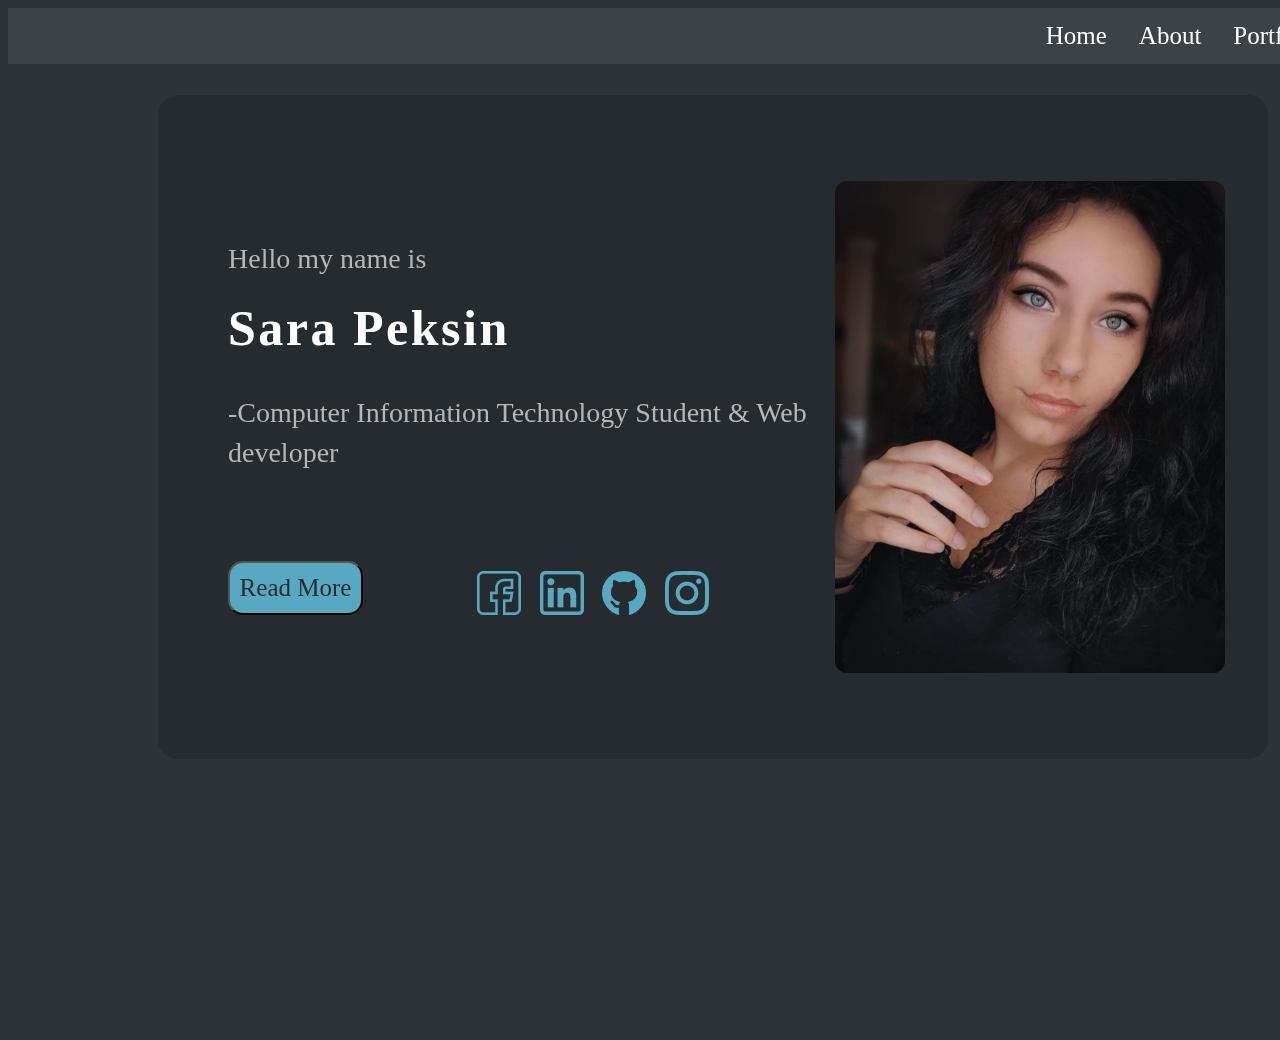
<file: index.html>
<!DOCTYPE html>
<html lang="en">

<head>
  <meta charset="UTF-8" />
  <link rel="stylesheet" href="./styles/style.css" />
  <meta name="viewport" content="width=device-width, initial-scale=1.0" />
  <title>Sara Peksin - Portfolio</title>
</head>

<body>
  <!--Navigation menu-->
  <div class="nav-menu">
    <ul>
      <li><a class="contact" href="contact.html">Contact</a></li>
      <li><a class="portfolio" href="portfolio.html">Portfolio</a></li>
      <li><a class="about" href="about.html">About</a></li>
      <li><a class="home" href="index.html">Home</a></li>
    </ul>
  </div>
  <!--Main content-->
  <div class="container">
    <div class="info">
      <p class="greeting">Hello my name is</p>
      <p class="name">Sara Peksin</p>
      <p class="more-info">-Computer Information Technology Student & Web developer</p>
    </div>

    <img class="image" alt="Sara Peksin" src="./img/sara1.jpg"></img>

    <input type="button" value="Read More" class="read-btn" onclick="window.open('about.html')"></input>

    <div class="medias">
      <a href="www.facebook.com">
        <img src="./img/facebook 1.png">
      </a>
      <a href="https://www.linkedin.com/in/sara-peksin-784544176/">
        <img src="./img/linkedin 1.png">
      </a>
      <a href="https://github.com/peksinsara">
        <img style="width:44px; height:44px" src="./img/github 1.png">
      </a>
      <a href="https://www.instagram.com/elven.soul">
        <img src="./img/instagram 1.png"></a>

    </div>
</body>

</html>
</file>
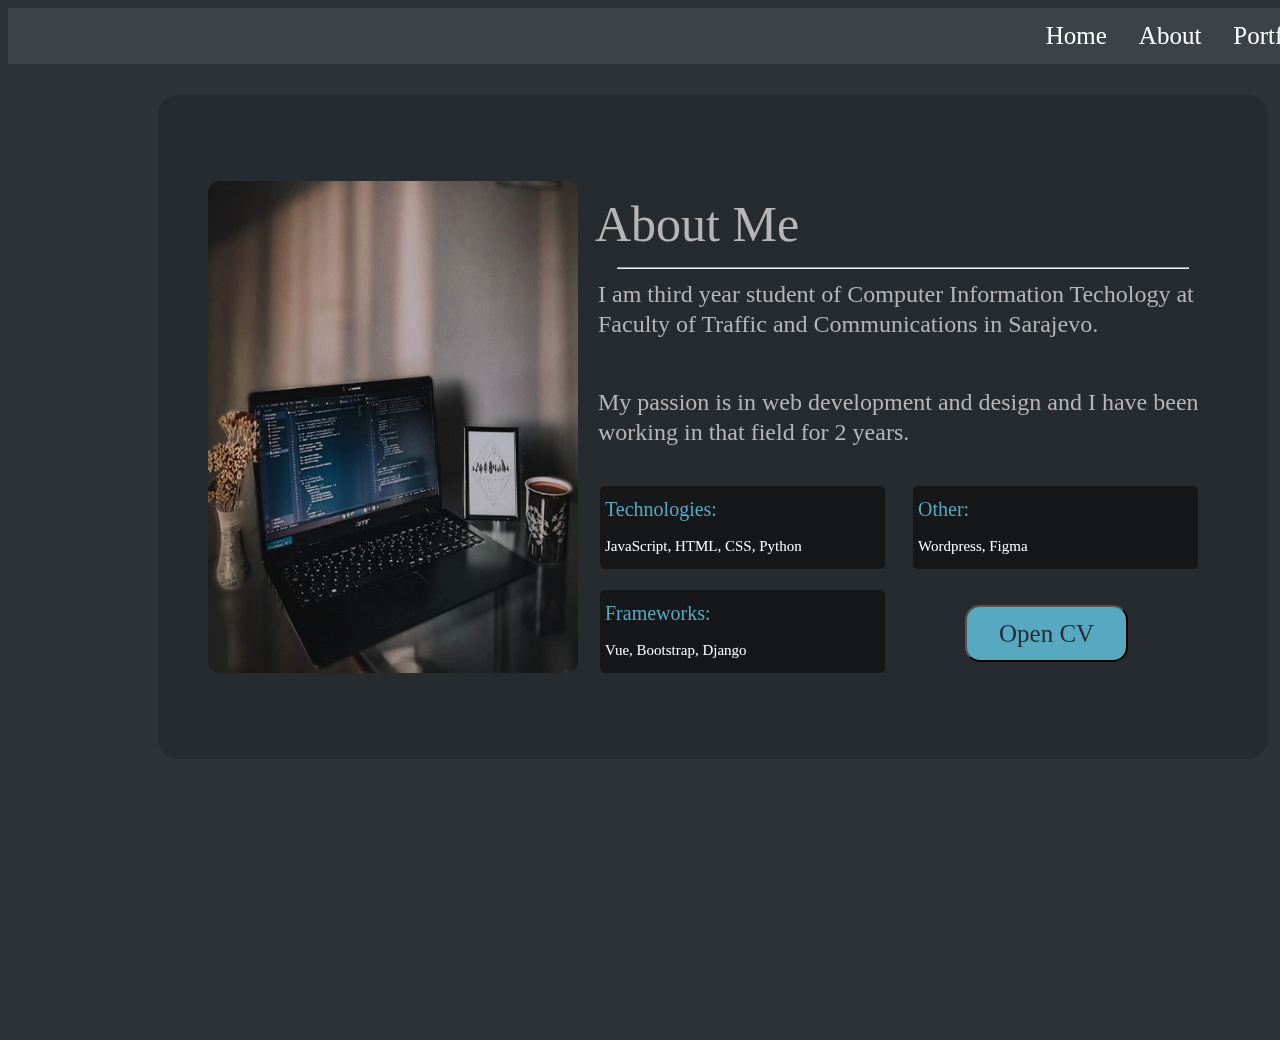
<file: about.html>
<!DOCTYPE html>
<html lang="en">
<head>
    <meta charset="UTF-8">
    <link rel="stylesheet" href="./styles/about.css">
    <meta name="viewport" content="width=device-width, initial-scale=1.0">
    <title>About</title>
</head>
<body>
    <div class="nav-menu">
        <ul>
          <li><a class="contact" href="contact.html">Contact</a></li>
          <li><a class="portfolio" href="portfolio.html">Portfolio</a></li>
          <li><a class="about" href="about.html">About</a></li>
          <li><a class="home" href="index.html">Home</a></li>
        </ul>
      </div>

      <div class="container">
        <div class="info">
          <h1 class="greeting">About Me</h1>
 <hr>
          <p class="more-info">I am third year student of Computer Information Techology at Faculty of Traffic and Communications in Sarajevo.</p>
          <p class="more-info1">My passion is in web development and design and I have been working in that field for 2 years.</p>
          
        </div>
    
        <img class="image" alt="Sara Peksin" src="./img/bg.jpg"></img>

        <div class="technologies">
          <h1>Technologies:</h1>
          <p>JavaScript, HTML, CSS, Python</p>
        </div>
        <div class="frameworks">
          <h1>Frameworks:</h1>
          <p>Vue, Bootstrap, Django</p>
        </div>
        <div class="other">
          <h1>Other:</h1>
          <p>Wordpress, Figma</p>
        </div>

        <input type="button" value="Open CV" class="cv"  onclick="window.open('CV.html')"></input>

      </div>
</body>
</html>
</file>
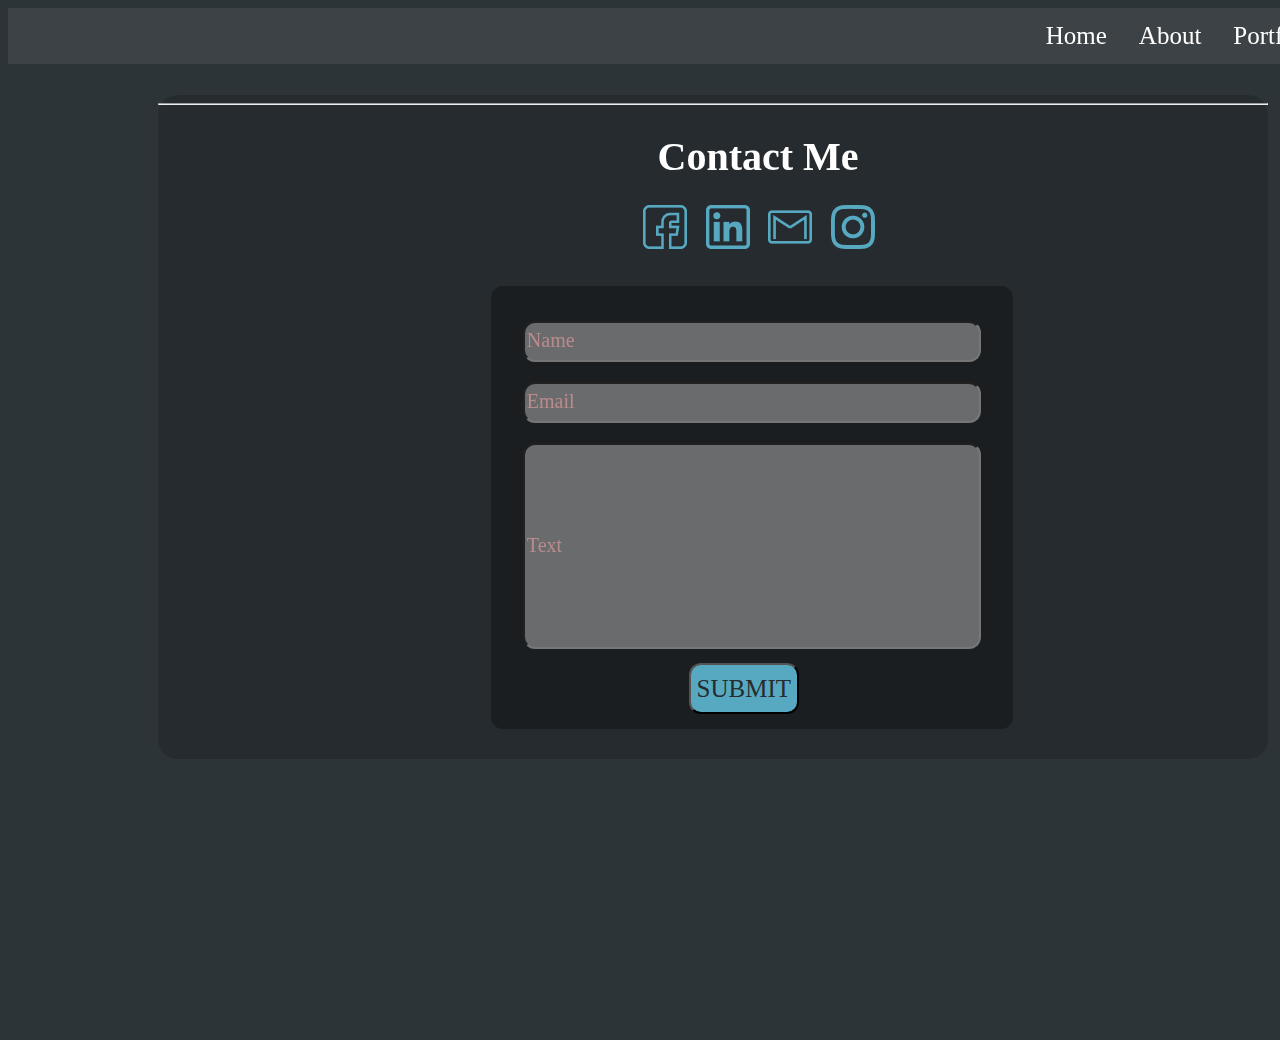
<file: contact.html>
<!DOCTYPE html>
<html lang="en">
  <head>
    <meta charset="UTF-8" />
    <link rel="stylesheet" href="./styles/contact.css" />
    <meta name="viewport" content="width=device-width, initial-scale=1.0" />
    <title>Contact</title>
  </head>
  <div class="nav-menu">
    <ul>
      <li><a class="contact" href="contact.html">Contact</a></li>
      <li><a class="portfolio" href="portfolio.html">Portfolio</a></li>
      <li><a class="about" href="about.html">About</a></li>
      <li><a class="home" href="index.html">Home</a></li>
    </ul>
  </div>
  <body>
    <div class="container">
      <h1>Contact Me</h1>
      <hr />
      <div class="medias">
        <a href="www.facebook.com">
          <img src="./img/facebook 1.png" />
        </a>
        <a href="https://www.linkedin.com/in/sara-peksin-784544176/">
          <img src="./img/linkedin 1.png" />
        </a>
        <a href="mailto: peksin.sara@gmail.com">
          <img style="width: 44px; height: 44px" src="./img/gmail 1.png" />
        </a>
        <a href="https://www.instagram.com/elven.soul"> <img src="./img/instagram 1.png" /></a>
      </div>
      <div class="medias"></div>
      <form
        id="form-id"
        method="post"
        action="contact.php"
        class="main-content"
      >
        <input type="text" placeholder="Name" id="name" name="name" />
        <input type="text" placeholder="Email" id="email" name="email" />
        <input type="text" placeholder="Text" id="text" name="text" />
        <div class="submit-btn">
          <button
            type="submit"
            name="submit"
            id="submit"
            onclick="window.alert('Does not yet, please contact me via other medias')"
          >
            SUBMIT
          </button>
        </div>
        <!--<input type="button" value="SUBMIT" id="submit" >-->
      </form>
    </div>
  </body>
</html>
</file>
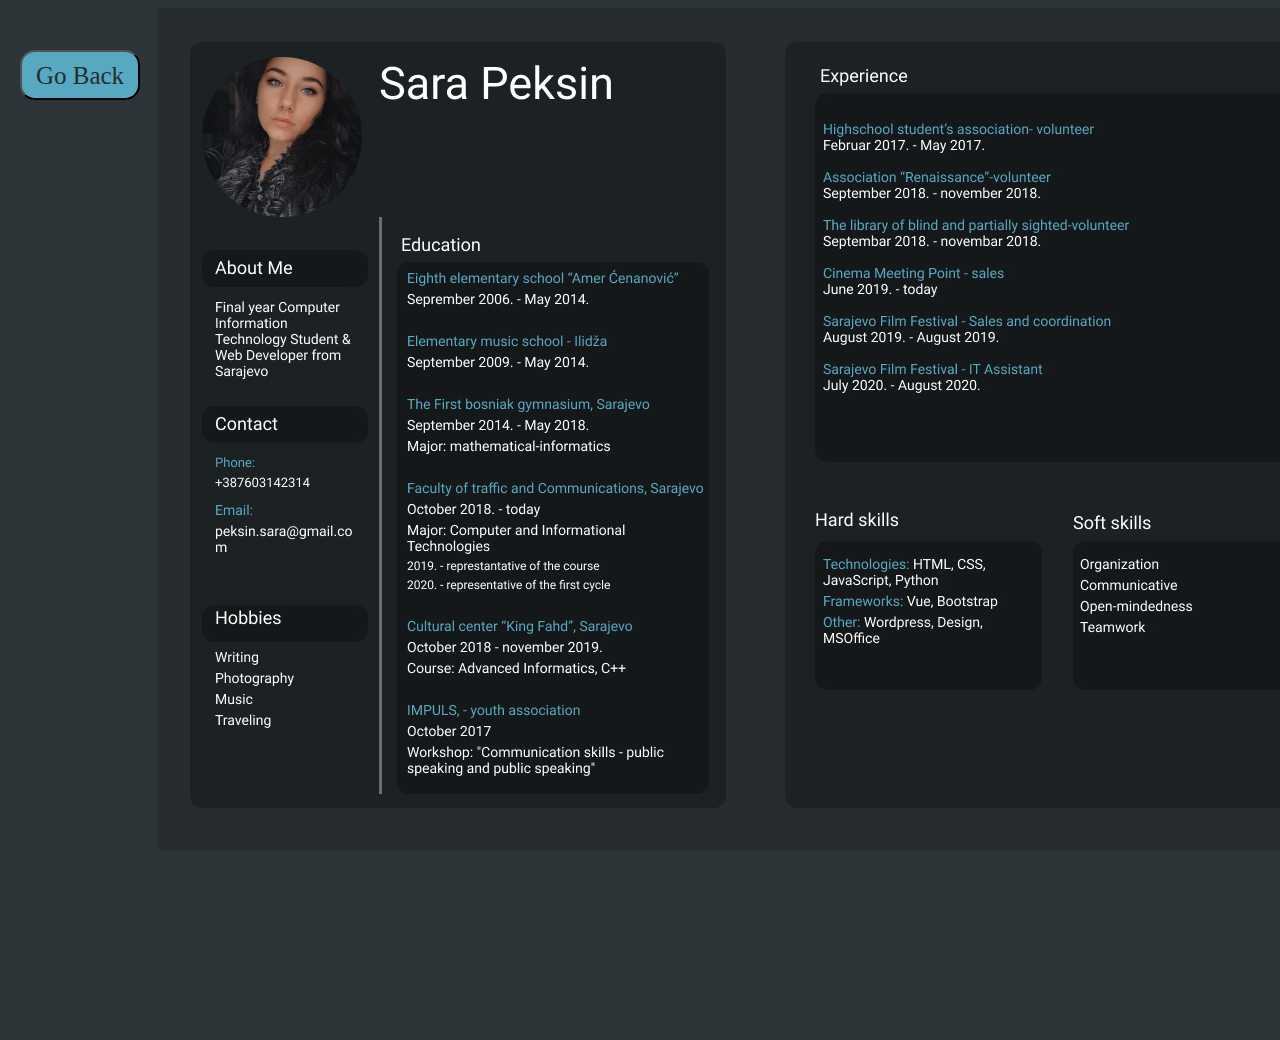
<file: CV.html>
<!DOCTYPE html>
<html lang="en">
  <head>
    <meta charset="UTF-8" />
    <meta name="viewport" content="width=device-width, initial-scale=1.0" />
    <title>Sara Peksin - CV</title>
  </head>
  <body>
    <input type="button" value="Go Back" class="button" onclick="window.open('about.html')"></input>

      <div class="container">
          <img src="./img/cv-pg1.jpg">
          <img src="./img/cv-pg2.jpg">
      </div>
  </body>
  <style>
    body {
      width: 1440px;
      height: 1024px;
      background: #2d3438;
    }
    .container{
        display: flex;
        margin-left: 150px;
    }
    .button{
    position: absolute;
  width: 120px;
  height: 50px;
  left: 20px;
  top: 50px;

  font-family: Roboto;
  font-style: normal;
  font-weight: normal;
  font-size: 25px;
  line-height: 45px;

  border-radius: 15px;
  text-align: center;
  background-color: #57a9c2;
  color: #262c2f;}
  </style>
  
</html>
</file>
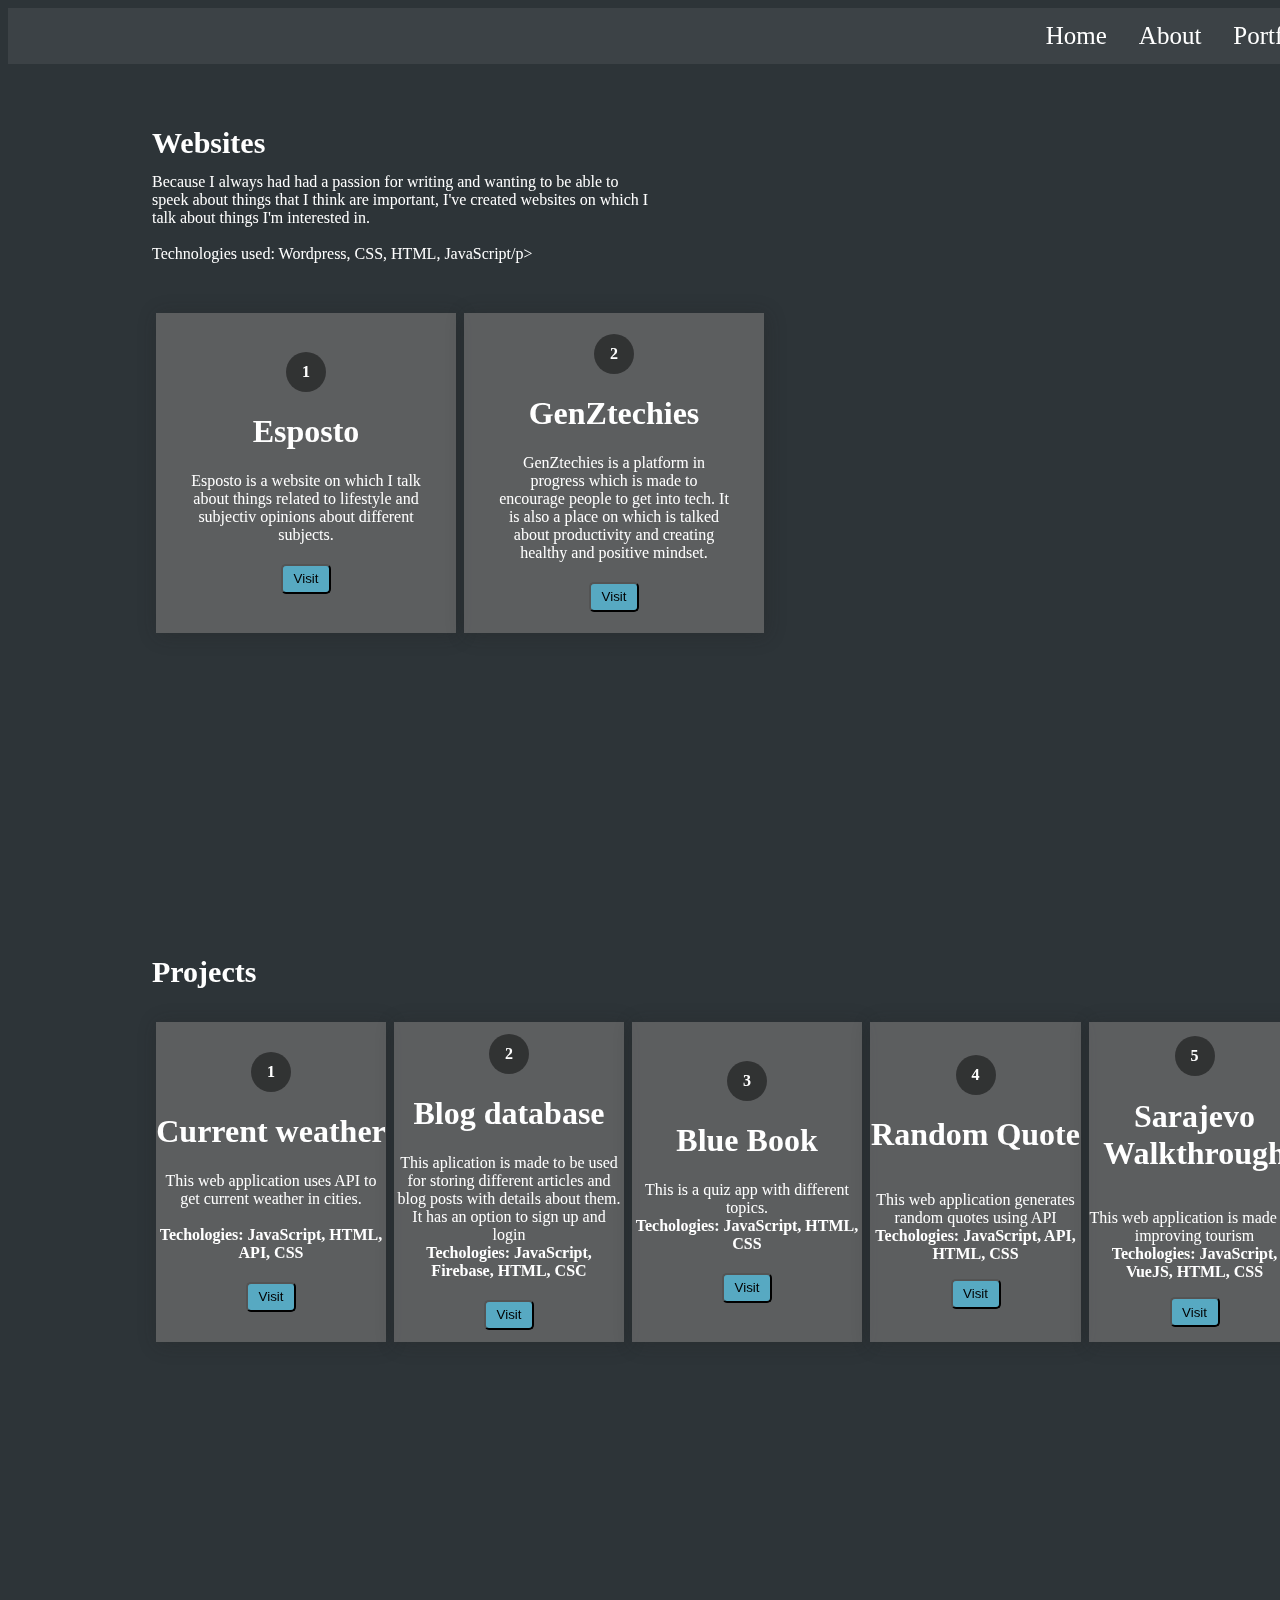
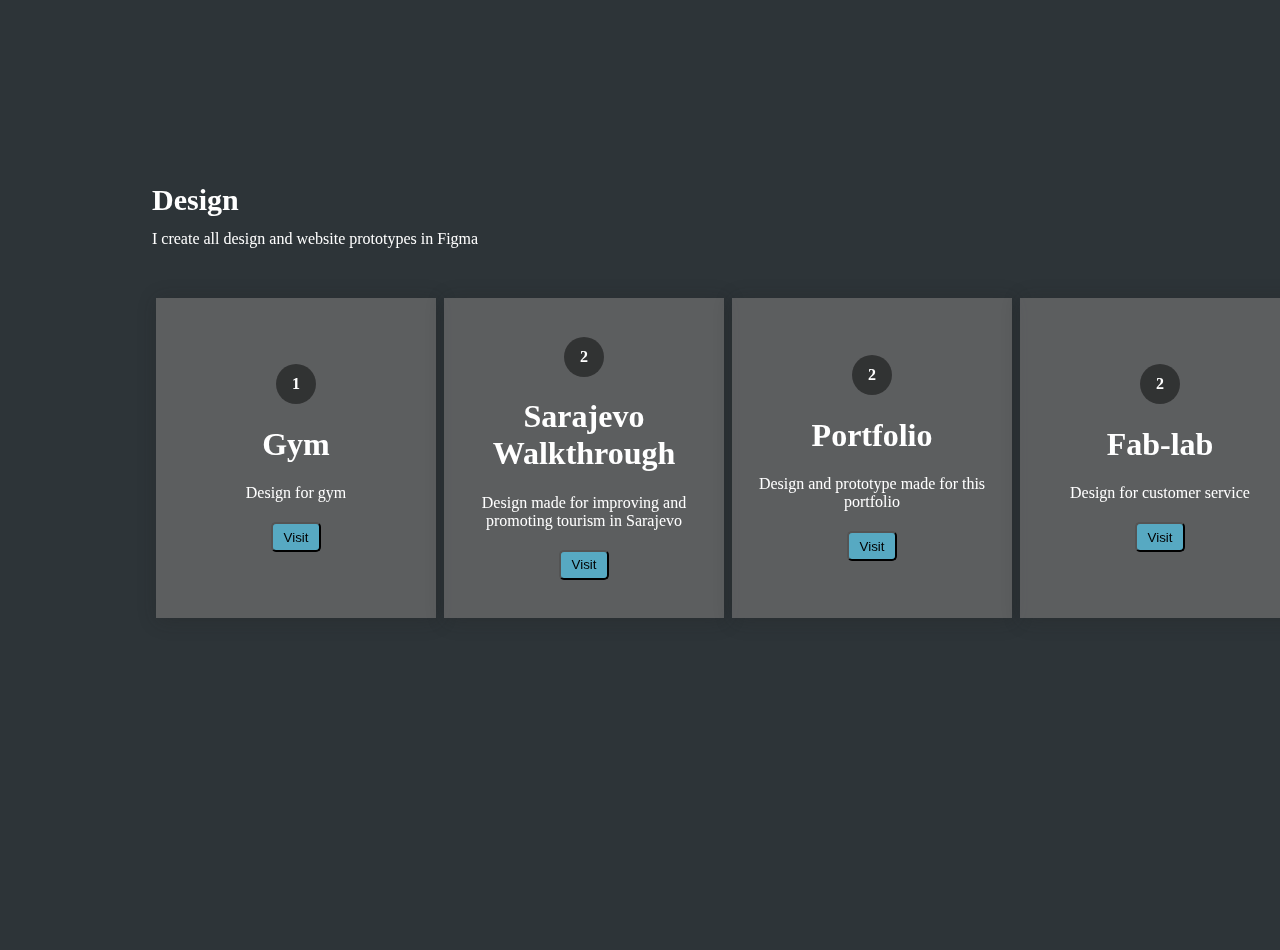
<file: portfolio.html>
<!DOCTYPE HTML>

<html>
	<head>
		<title>Portfolio</title>
    <meta charset="utf-8" />
    <meta http-equiv="X-UA-Compatible" content="IE-edge">

		<meta name="viewport" content="width=device-width, initial-scale=1" />
		<link rel="stylesheet" href="styles/portfolio.css" />
	</head>
	<body>

    <div class="nav-menu">
      <ul>
        <li><a class="contact" href="contact.html">Contact</a></li>
        <li><a class="portfolio" href="portfolio.html">Portfolio</a></li>
        <li><a class="about" href="about.html">About</a></li>
        <li><a class="home" href="index.html">Home</a></li>
      </ul>
    </div>
	<div class="services ">
		<!--text-->
		<div class="services-text ">
	<p>Websites</p>
	<p></p>
	<p>Because I always had had a passion for writing and wanting to be able to speek about things that I think are important, I've created websites on which I talk about things I'm interested in.
			<br><br>Technologies used: Wordpress, CSS, HTML, JavaScript/p></div>
		<div class="box-container">
		<!--1------------->
			<div class="box-1">
			<span>1</span>
			<h1 class="heading">Esposto</h1>
			<p class="details">Esposto is a website on which I talk about things related to lifestyle and subjectiv opinions about different subjects.</p>
      <input type="button" value="Visit" class="read-btn" onclick="window.open('http://www.esposto.ml')"></input>
    </div>
	   <!--2------------->
			<div class="box-2">
			<span>2</span>
			<h1 class="heading">GenZtechies</h1>
			<p class="details">GenZtechies is a platform in progress which is made to encourage people to get into tech. It is also a place on which is talked about productivity and creating healthy and positive mindset.</p>
      <input type="button" value="Visit" class="read-btn" onclick="window.open('http://www.genztechies.ml')"></input>
			</div>
		</div>
  </div>
  
  
	  <!--services-container---------------------------->
	  <div class="services ">
		<!--text-->
		<div class="services-text ">
	<p>Projects</p>
			</div>
		<div class="box-container">
		<!--1------------->
			<div class="box-1">
			<span>1</span>
			<h1 class="heading">Current weather</h1>
			<p class="details">This web application uses API to get current weather in cities. <br><br><b>Techologies: JavaScript, HTML, API, CSS</b></p>
			<input type="button" value="Visit" class="read-btn" onclick="window.open('http://peksinsara.github.io/current-weather.github.io/')"></input>
		</div>
	   <!--2------------->
			<div class="box-2">
			<span>2</span>
			<h1 class="heading">Blog database</h1>
			<p class="details">This aplication is made to be used for storing different articles and blog posts with details about them. It has an option to sign up and login<br><b>Techologies: JavaScript, Firebase, HTML, CSC </b></p>
			<input type="button" value="Visit" class="read-btn" onclick="window.open('https://peksinsara.github.io/blog-posts.github.io/')"></input>
		</div>
		<!--3------------->
			<div class="box-3">
			<span>3</span>
			<h1 class="heading">Blue Book</h1>
			<p class="details">This is a quiz app with different topics.<br><b>Techologies: JavaScript, HTML, CSS</b></p>
			<input type="button" value="Visit" class="read-btn" onclick="window.open('https://peksinsara.github.io/blue-book.github.io/')"></input>
		</div>
		<div class="box-4">
			<span>4</span>
			<h1 class="heading">Random Quote</h1>
			<p class="details">This web application generates random quotes using API<br><b>Techologies: JavaScript, API, HTML, CSS</b></p>
			<input type="button" value="Visit" class="read-btn" onclick="window.open('https://peksinsara.github.io/blue-book.github.io/')"></input>
		</div>
		<br>
		<div class="box-5">
			<span>5</span>
			<h1 class="heading">Sarajevo Walkthrough</h1>
			<p class="details">This web application is made for improving tourism<br><b>Techologies: JavaScript, VueJS, HTML, CSS</b></p>
			<input type="button" value="Visit" class="read-btn" onclick="window.open('https://peksinsara.github.io/sarajevo-walkthrough.github.io/')"></input>
		</div>
		</div>
	</div>
	<div class="services ">
		<!--text-->
		<div class="services-text ">
	<p>Design</p>
	<p></p>
	<p>I create all design and website prototypes in Figma</p></div>
		<div class="box-container">
		<!--1------------->
			<div class="box-1">
			<span>1</span>
			<h1 class="heading">Gym</h1>
			<p class="details">Design for gym</p>
      <input type="button" value="Visit" class="read-btn" onclick="window.open('https://www.figma.com/file/616iA0b97yhEfHghkF14Vf/Gym?node-id=0%3A1')"></input>
    </div>
	   <!--2------------->
			<div class="box-2">
			<span>2</span>
			<h1 class="heading">Sarajevo Walkthrough</h1>
			<p class="details">Design made for improving and promoting tourism in Sarajevo</p>
      <input type="button" value="Visit" class="read-btn" onclick="window.open('https://www.figma.com/file/durvj9RJvTTtWBkF6MCPIp/Sarajevo-Walkthrough?node-id=0%3A1')"></input>
			</div>
			<div class="box-2">
				<span>2</span>
				<h1 class="heading">Portfolio</h1>
				<p class="details">Design and prototype made for this portfolio</p>
		  <input type="button" value="Visit" class="read-btn" onclick="window.open('https://www.figma.com/file/E0dMFNgIfd4Cwef0GwwXqd/Personal-website?node-id=0%3A1')"></input>
				</div>
				<div class="box-2">
					<span>2</span>
					<h1 class="heading">Fab-lab</h1>
					<p class="details">Design for customer service</p>
			  <input type="button" value="Visit" class="read-btn" onclick="window.open('https://www.figma.com/file/vzqdcLTdWM0FaHaZEDNZ2h/Untitled?node-id=0%3A1')"></input>
					</div>
		</div>
		
  </div>


	</body>
</html>
</file>
<file: styles/style.css>
body {
  width: 1440px;
  height: 1024px;
  background: #2d3438;
}

.nav-menu ul {
  list-style-type: none;
  margin: 0;
  padding: 0;
  overflow: hidden;
  background: rgba(196, 196, 196, 0.1);
  mix-blend-mode: lighten;
  display: flex;
  flex-direction: row-reverse;
  justify-content: right;
}



.nav-menu ul li a {
  display: flex;
  color: white;
  text-align: center;
  padding: 14px 16px;
  text-decoration: none;
  font-size: 25px;
}
.nav-menu ul li a:hover {
  background-color: #57a9c2;
}
.container {
  position: absolute;
  width: 1110px;
  height: 664px;
  margin-left: 150px;
  top: 95px;

  background: rgba(0, 0, 0, 0.16);
  border-radius: 20px;
}
.greeting {
  position: absolute;
  width: 283px;
  height: 42px;
  left: 70px;
  top: 121px;

  font-family: Roboto;
  font-style: normal;
  font-weight: normal;
  font-size: 28px;
  line-height: 30px;

  color: #b7b5b5;
}

.name {
  position: absolute;
  width: 350px;
  height: 76px;
  left: 70px;
  top: 173px;

  font-family: Roboto;
  font-style: normal;
  font-weight: bold;
  font-size: 50px;
  line-height: 20px;
  letter-spacing: 0.05em;

  color: #ffffff;
}

.more-info {
  position: absolute;
  width: 600px;
  height: 68px;
  left: 70px;
  top: 270px;

  font-family: Roboto;
  font-style: normal;
  font-weight: normal;
  font-size: 28px;
  line-height: 40px;
  color: #b7b5b5;
}

.image {
  position: absolute;
  width: 390px;
  height: 492px;
  left: 677px;
  top: 86px;
  border-radius: 12px;
}

.read-btn {
  position: absolute;
  width: 135px;
  height: 53.62px;
  left: 70px;
  top: 466px;

  font-family: Roboto;
  font-style: normal;
  font-weight: normal;
  font-size: 25px;
  line-height: 45px;

  border-radius: 15px;
  text-align: center;
  background-color: #57a9c2;
  color: #262c2f;
}

.medias {
  display: flex;
  justify-content: space-around;
  position: absolute;
  top: 466px;
  width: 250px;
  left: 300px;
  padding: 10px;
}
</file>
<file: styles/about.css>
body {
  width: 1440px;
  height: 1024px;
  background: #2d3438;
}

.nav-menu ul {
  list-style-type: none;
  margin: 0;
  padding: 0;
  overflow: hidden;
  background: rgba(196, 196, 196, 0.1);
  mix-blend-mode: lighten;
  display: flex;
  flex-direction: row-reverse;
  justify-content: right;
}

.nav-menu ul li a {
  display: block;
  color: white;
  text-align: center;
  padding: 14px 16px;
  text-decoration: none;
  font-size: 25px;
}
.nav-menu ul li a:hover {
  background-color: #57a9c2;
}
.container {
  position: absolute;
  width: 1110px;
  height: 664px;
  margin-left: 150px;
  top: 95px;

  background: rgba(0, 0, 0, 0.16);
  border-radius: 20px;
}

.greeting {
  position: absolute;
  width: 283px;
  height: 42px;
  right: 390px;
  top: 80px;

  font-family: Roboto;
  font-style: normal;
  font-weight: normal;
  font-size: 50px;
  line-height: 30px;

  color: #b7b5b5;
}

.info{
  display: flex;
  flex-direction: column;
  font-family: Roboto;
  font-style: normal;
  font-weight: normal;
  font-size: 24px;
  line-height: 30px;
  color: #b7b5b5;
  margin-left: 440px;
  margin-top:160px;
  
}

.info hr {
  position: absolute;
  top: 160px;
  width: 570px;
  right: 79px;
}
/*
.more-info {
  position: absolute;
  width: 600px;
  height: px;
  right: 70px;
  top: 170px;

  font-family: Roboto;
  font-style: normal;
  font-weight: normal;
  font-size: 28px;
  line-height: 30px;
  color: #b7b5b5;
}
.more-info1 {
  position: absolute;
  width: 600px;

  right: 70px;
  top: 280px;

  font-family: Roboto;
  font-style: normal;
  font-weight: normal;
  font-size: 28px;
  line-height: 30px;
  color: #b7b5b5;
}
*/
.image {
  position: absolute;
  width: 370px;
  height: 492px;
  right: 690px;
  top: 86px;
  border-radius: 12px;
}
.technologies {
  position: absolute;
  width: 285px;
  height: 83px;
  left: 442px;
  top: 391px;
  background: rgba(16, 16, 16, 0.71);
  border-radius: 5px;
}
.technologies h1,
.frameworks h1,
.other h1 {
  position: absolute;
  width: fit-content;
  font-family: Roboto;
  font-style: normal;
  font-weight: normal;
  font-size: 20px;
  line-height: 20px;
  color: #57a9c2;
  margin-left: 5px;

}
.technologies p,
.frameworks p,
.other p {
  position: absolute;
  width: fit-content;
  margin-top: 50px;
  margin-left: 5px;

  font-family: Roboto;
  font-style: normal;
  font-weight: normal;
  font-size: 15px;
  line-height: 20px;


  color: #ffffff;
}

.frameworks {
  position: absolute;
  width: 285px;
  height: 83px;
  left: 442px;
  top: 495px;
  background: rgba(16, 16, 16, 0.71);
  border-radius: 5px;
}

.other {
  position: absolute;
  width: 285px;
  height: 83px;
  right: 70px;
  top: 391px;
  background: rgba(16, 16, 16, 0.71);
  border-radius: 5px;
}

.cv {
  position: absolute;
  width: 162.85px;
  height: 57.1px;
  right: 140px;
  top: 510px;

  font-family: Roboto;
  font-style: normal;
  font-weight: normal;
  font-size: 25px;
  line-height: 45px;
  border-radius: 15px;
  text-align: center;
  background-color: #57a9c2;
  color: #262c2f;
}
</file>
<file: styles/contact.css>
body {
  width: 1440px;
  height: 1024px;
  background: #2d3438;
}

.nav-menu ul {
  list-style-type: none;
  margin: 0;
  padding: 0;
  overflow: hidden;
  background: rgba(196, 196, 196, 0.1);
  mix-blend-mode: lighten;
  display: flex;
  flex-direction: row-reverse;
  justify-content: right;
}

.nav-menu ul li a {
  display: block;
  color: white;
  text-align: center;
  padding: 14px 16px;
  text-decoration: none;
  font-size: 25px;
}
.nav-menu ul li a:hover {
  background-color: #57a9c2;
}

.container {
  position: absolute;
  width: 1110px;
  height: 664px;
  margin-left: 150px;
  top: 95px;

  background: rgba(0, 0, 0, 0.16);
  border-radius: 20px;
}

.container h1 {
  position: absolute;
  left: 45%;  
  top: 0.3%;
  bottom: 89.76%;

  font-family: Roboto;
  font-style: normal;
  font-weight: bold;
  font-size: 40px;
  line-height: 66px;

  color: #ffffff;
}

.main-content {
  position: absolute;
  left: 29.98%;
  right: 22.98%;
  top: 28.77%;
  bottom: 4.52%;
  justify-content: space-around;
  background: rgba(16, 16, 16, 0.46);
  border-radius: 12px;
  max-width: 880px;
  padding: 15px;


}

input[type="text"],
input[type="email"] {
  height: 35px;
  width: 450px;
  justify-content: center;

  background: rgba(196, 196, 196, 0.47);
  border-radius: 12px;
  display: flex;
  flex-direction: column;
  justify-content: space-around;
margin: 20px auto;
color: #57a9c2;
font-size: large;
  

}
::placeholder {
  font-family: Roboto;
  font-style: normal;
  font-weight: normal;
  font-size: 20px;
  line-height: 45px;
  
  color: rgba(255, 166, 166, 0.54);
}

.main-content :nth-child(3){
  height: 200px;
}

#submit{

  position: absolute;
bottom: 15px;
justify-content: center;
  margin-left: 35%;
  font-family: Roboto;
  font-style: normal;
  font-weight: normal;
  font-size: 25px;
  line-height: 45px;
  background: #57A9C2;
  border-radius: 12px;
  text-align: center;

  color: #262C2F;
}
.medias {
  display: flex;
  justify-content: space-around;
  position: absolute;
  width: 250px;
  top:15%;
left: 42%;
  padding: 10px;
}
</file>
<file: styles/portfolio.css>
body {
  width: 1440px;
  height: 1024px;
  background: #2d3438;
}

.nav-menu ul {
  list-style-type: none;
  margin: 0;
  padding: 0;
  overflow: hidden;
  background: rgba(196, 196, 196, 0.1);
  mix-blend-mode: lighten;
  display: flex;
  flex-direction: row-reverse;
  justify-content: right;
}

.nav-menu ul li a {
  display: block;
  color: white;
  text-align: center;
  padding: 14px 16px;
  text-decoration: none;
  font-size: 25px;
}
.nav-menu ul li a:hover {
  background-color: #57a9c2;
}


.services{
	height:800px;

	padding: 2% 10% 0px 10%;
}
.services-text p:nth-child(1){
	font-family: calibri;
	font-weight:bold;
	color:#ffffff;
	font-size:30px;
	line-height:0px;
}
.services-text p:nth-child(2){
	font-family:calibri;
	font-weight: bold;
	color:#f7f0f0;
	font-size: 15px;
	line-height: 5px;
}
.services-text p:nth-child(3){font-family:calibri;
color:#ffffff;}
.services-text{
	width: 500px;
	margin:50px 0px;
	flex-wrap: wrap;
}
.box-container{
	display:flex;
	

}
.box-1,.box-2,.box-3,.box-4,.box-5{
	width: 300px;
	height:320px;
	background-repeat: no-repeat;
	background-size: cover;
	background-color: #707070b4;
	box-shadow:2px 2px 18px rgba(34, 33, 33, 0.3);
	align-items: center;
	justify-content: center;
	display: flex;
	flex-direction: column;
	margin: 0px 4px;
	
	
	
}
 

.box-1 span,
.box-2 span,
.box-3 span,
.box-4 span,
.box-5 span{
	width:40px;
	height:40px;
	border-radius:50%;
	background-color:#00000075;
	display: flex;
	justify-content: center;
	align-items:center;
	font-family: calibri;
	font-weight: bold;
	color:white;
}
.box-1 p:nth-child(2),
.box-2 p:nth-child(2),
.box-3 p:nth-child(2),
.box-4 p:nth-child(2),
.box-5 p:nth-child(2){
	color:#FFFFFF;
	font-family: calibri;
	font-size: 23px;
	line-height:0px;
}
.box-1 p:nth-child(3),
.box-2 p:nth-child(3),
.box-3 p:nth-child(3),
.box-4 p:nth-child(3)
.box-5 p:nth-child(3){
	font-family: calibri;
	color:#ffffff;
	text-align:center;
	width: 230px;
	margin:0px 0px 20px 0px;
}
.box-4, .box-5{
	color:white;
	text-align:center;
}
.read-btn{
	background-color: #57a9c2;
	border-radius: 5px;
	width:50px;
	height:30px;
	box-shadow: none;

}
.heading{
	color:white;
	text-align: center;
}
</file>
